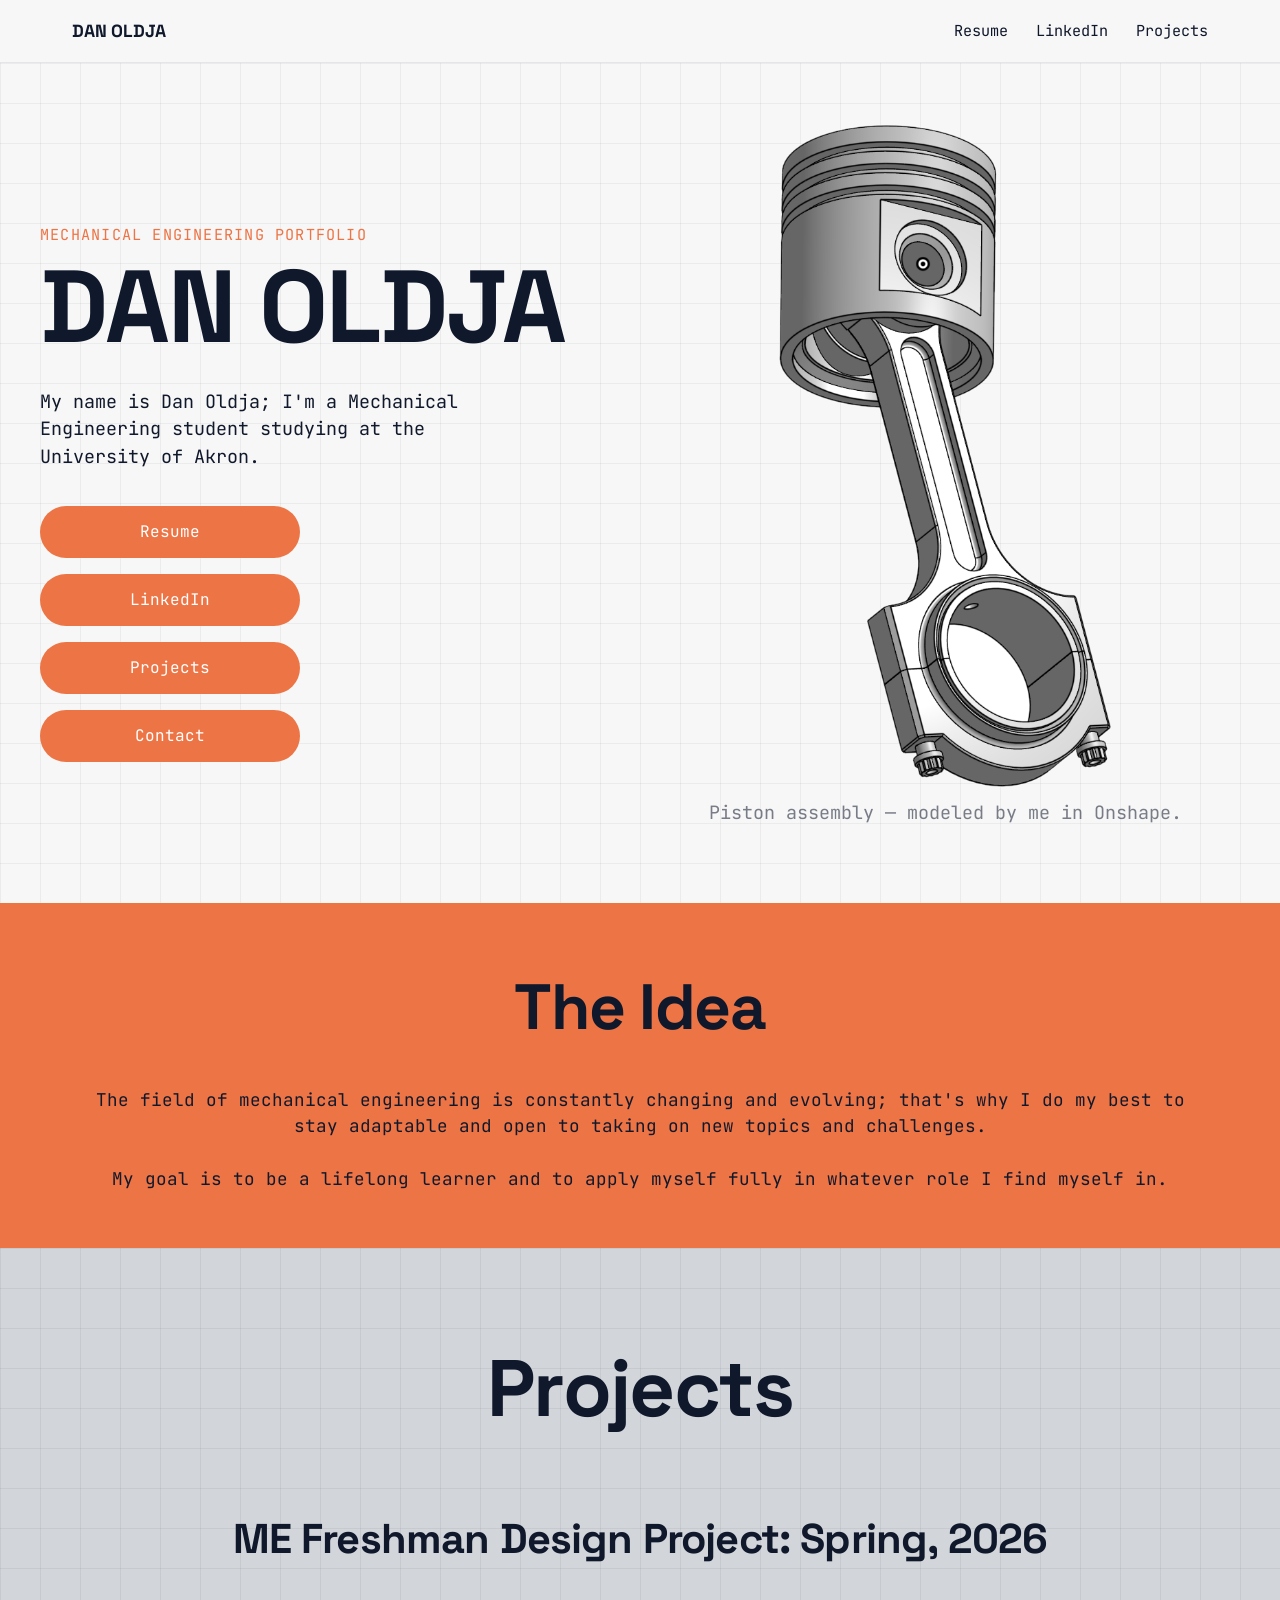
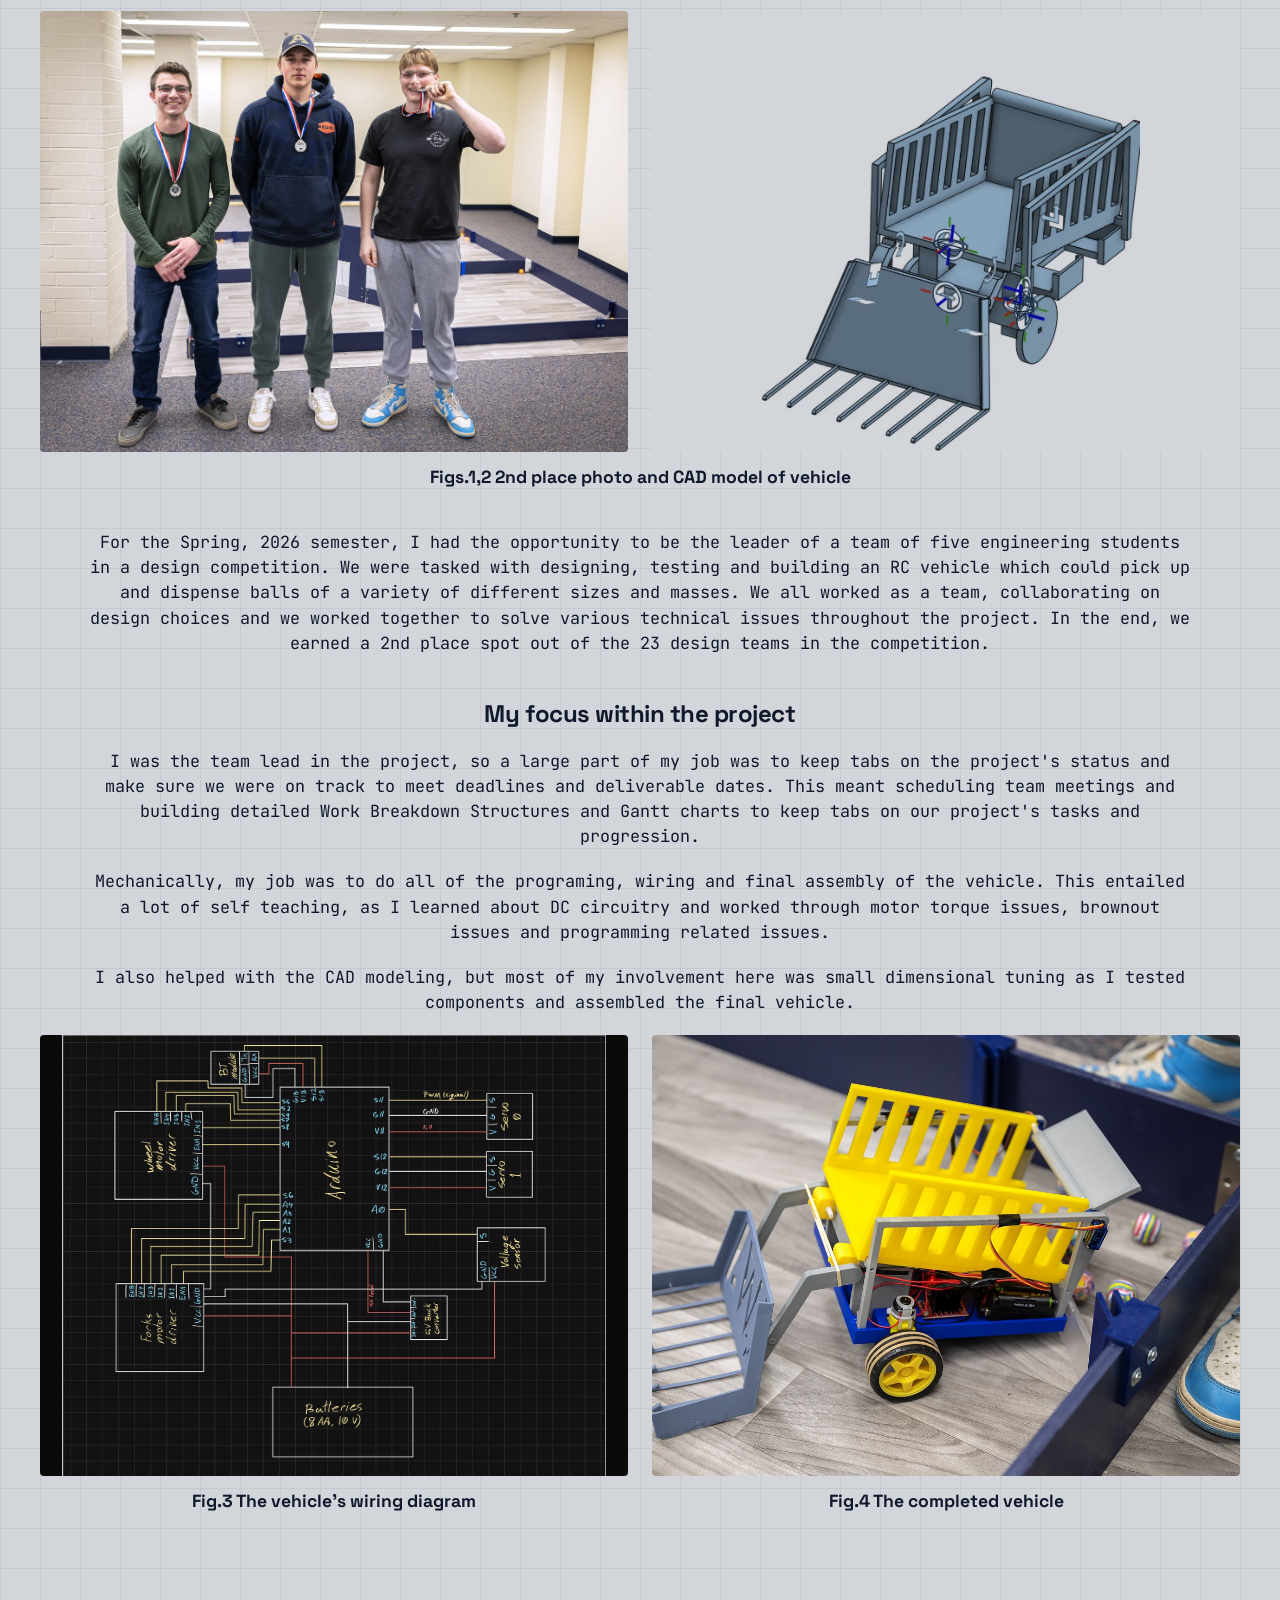
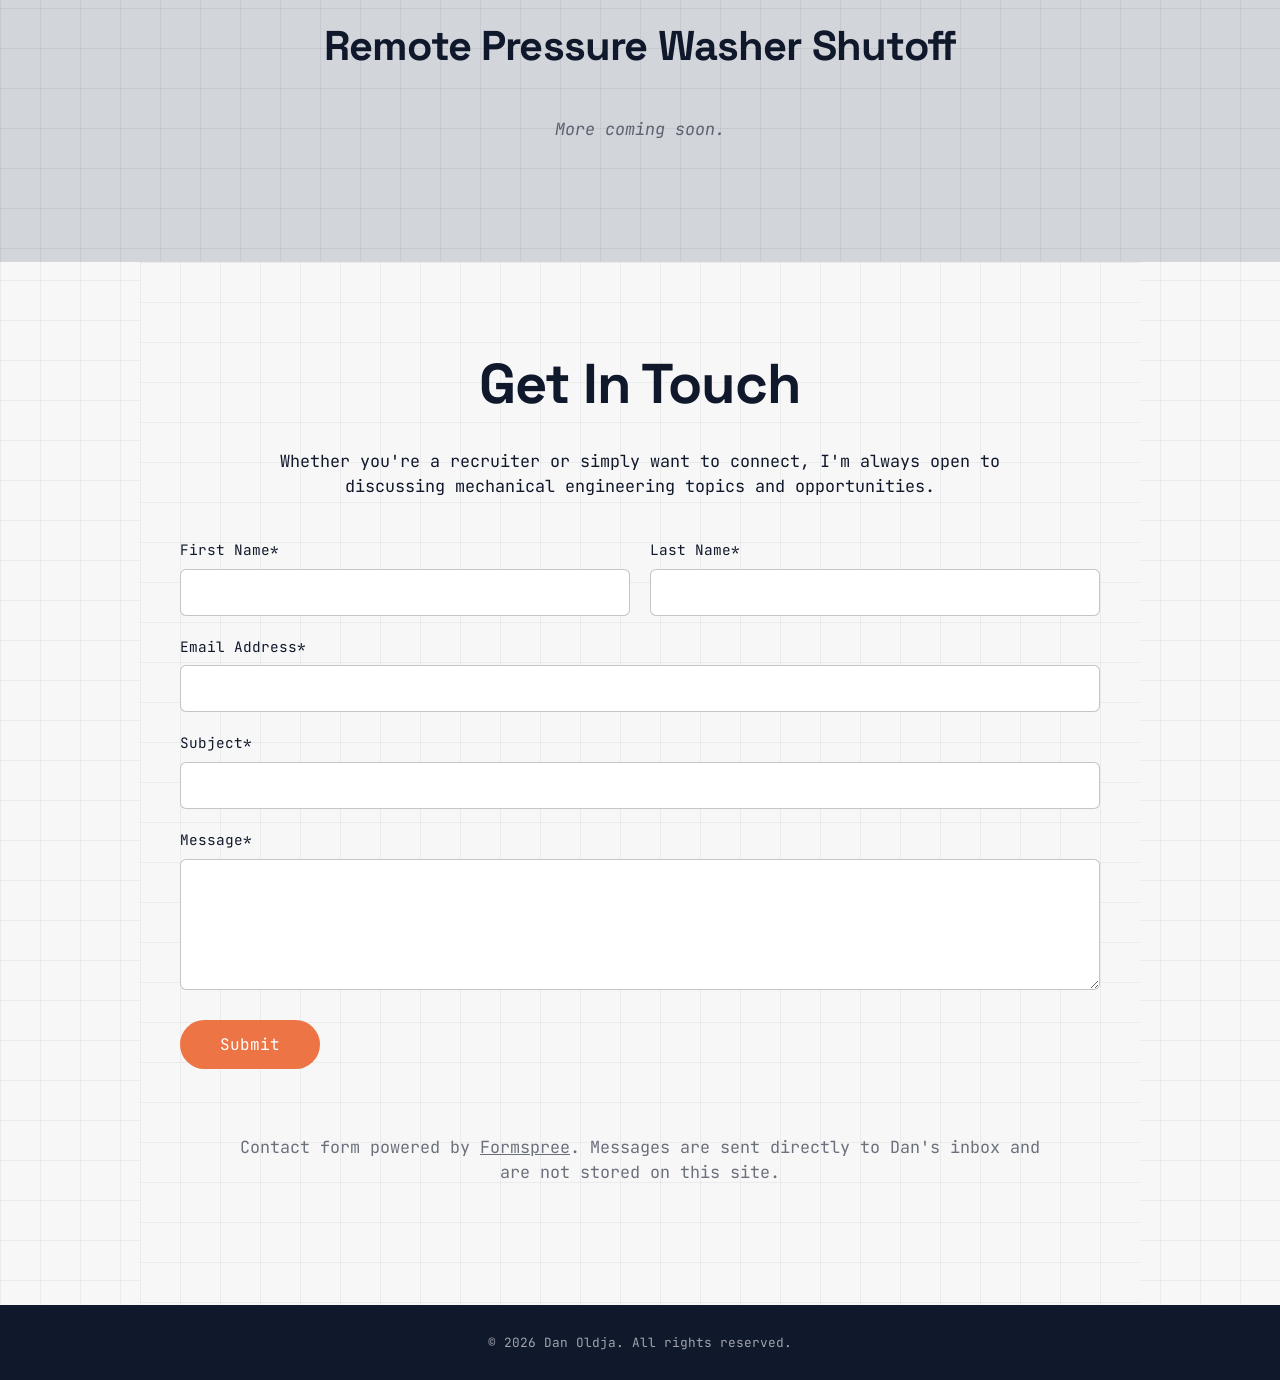
<file: index.html>
<!DOCTYPE html>
<html lang="en">
<head>
<meta charset="UTF-8">
<meta name="viewport" content="width=device-width, initial-scale=1.0">
<title>Dan Oldja — Mechanical Engineering Portfolio</title>
<meta name="description" content="Portfolio of Dan Oldja, a Mechanical Engineering student at the University of Akron. CAD design, assembly and DC circuitry project work.">
<meta name="robots" content="index, follow">
<link rel="canonical" href="https://dan-oldja-portfolio.onrender.com/">

<!-- Favicons -->
<link rel="icon" href="/favicon.ico?v=4" sizes="32x32">
<link rel="icon" href="/favicon-16x16.png?v=4" sizes="16x16" type="image/png">
<link rel="icon" href="/favicon-32x32.png?v=4" sizes="32x32" type="image/png">
<link rel="icon" href="/icon-512.png?v=4" sizes="512x512" type="image/png">
<link rel="apple-touch-icon" sizes="180x180" href="/apple-touch-icon.png">
<link rel="apple-touch-icon-precomposed" href="/apple-touch-icon-precomposed.png">
<link rel="manifest" href="/site.webmanifest?v=4">
<meta name="theme-color" content="#10182b">

<!-- Open Graph -->
<meta property="og:type" content="website">
<meta property="og:site_name" content="Dan Oldja">
<meta property="og:title" content="Dan Oldja — Mechanical Engineering Portfolio">
<meta property="og:description" content="Portfolio of Dan Oldja, a Mechanical Engineering student at the University of Akron. CAD design, assembly and DC circuitry project work.">
<meta property="og:url" content="https://dan-oldja-portfolio.onrender.com/">
<meta property="og:image" content="https://dan-oldja-portfolio.onrender.com/images/og-image.jpg">
<meta property="og:image:width" content="1200">
<meta property="og:image:height" content="630">

<!-- Twitter Card -->
<meta name="twitter:card" content="summary_large_image">
<meta name="twitter:title" content="Dan Oldja — Mechanical Engineering Portfolio">
<meta name="twitter:description" content="Portfolio of Dan Oldja, a Mechanical Engineering student at the University of Akron. CAD design, assembly and DC circuitry project work.">
<meta name="twitter:image" content="https://dan-oldja-portfolio.onrender.com/images/og-image.jpg">

<link rel="preconnect" href="https://fonts.googleapis.com">
<link rel="preconnect" href="https://fonts.gstatic.com" crossorigin>
<link href="https://fonts.googleapis.com/css2?family=Space+Grotesk:wght@500;700&family=JetBrains+Mono:wght@400;500;700&display=swap" rel="stylesheet">
<link rel="stylesheet" href="style.css">

<!-- Structured data -->
<script type="application/ld+json">
{
  "@context": "https://schema.org",
  "@type": "Person",
  "name": "Dan Oldja",
  "url": "https://dan-oldja-portfolio.onrender.com/",
  "jobTitle": "Mechanical Engineering Student",
  "affiliation": {
    "@type": "CollegeOrUniversity",
    "name": "University of Akron"
  },
  "sameAs": [
    "http://www.linkedin.com/in/dan-oldja-26366a276"
  ]
}
</script>
</head>
<body>

<header class="nav">
  <div class="nav-inner">
    <a href="#top" class="nav-logo">DAN OLDJA</a>
    <nav class="nav-links">
      <a href="https://drive.google.com/file/d/1OE301IjKjJ3t66Zp8GPspsVrx0O_7yc9/view?usp=sharing" target="_blank" rel="noopener">Resume</a>
      <a href="http://www.linkedin.com/in/dan-oldja-26366a276" target="_blank" rel="noopener">LinkedIn</a>
      <a href="#projects">Projects</a>
    </nav>
  </div>
</header>

<main>

  <!-- HERO -->
  <section id="top" class="hero">
    <div class="hero-text">
      <p class="eyebrow">Mechanical Engineering Portfolio</p>
      <h1>DAN OLDJA</h1>
      <p class="mono">My name is Dan Oldja; I'm a Mechanical Engineering student studying at the University of Akron.</p>
      <div class="btn-stack">
        <a class="btn" href="https://drive.google.com/file/d/1OE301IjKjJ3t66Zp8GPspsVrx0O_7yc9/view?usp=sharing" target="_blank" rel="noopener">Resume</a>
        <a class="btn" href="http://www.linkedin.com/in/dan-oldja-26366a276" target="_blank" rel="noopener">LinkedIn</a>
        <a class="btn" href="#projects">Projects</a>
        <a class="btn" href="#contact">Contact</a>
      </div>
    </div>
    <div class="hero-image">
      <img src="images/hero-piston.png" alt="CAD render of a piston and connecting rod assembly" id="hero-img">
      <p class="image-credit mono">Piston assembly — modeled by me in Onshape.</p>
    </div>
  </section>

  <!-- THE IDEA -->
  <section class="idea reveal">
    <h2>The Idea</h2>
    <p class="mono">
      The field of mechanical engineering is constantly changing and evolving; that's why I do my best to stay adaptable and open to taking on new topics and challenges.<br><br>
      My goal is to be a lifelong learner and to apply myself fully in whatever role I find myself in.
    </p>
  </section>

  <!-- PROJECTS -->
  <section id="projects" class="projects">
    <h2 class="reveal">Projects</h2>

    <article class="project reveal">
      <h3>ME Freshman Design Project: Spring, 2026</h3>

      <div class="figure-pair reveal">
        <img src="images/team-photo.jpg" alt="The design team holding their 2nd place medals after the competition">
        <img src="images/cad-model.jpg" alt="CAD model of the RC vehicle showing the fork lift and bucket assembly" class="contain-figure">
      </div>
      <p class="caption">Figs.1,2 2nd place photo and CAD model of vehicle</p>

      <p class="mono">
        For the Spring, 2026 semester, I had the opportunity to be the leader of a team of five engineering students in a design competition. We were tasked with designing, testing and building an RC vehicle which could pick up and dispense balls of a variety of different sizes and masses. We all worked as a team, collaborating on design choices and we worked together to solve various technical issues throughout the project. In the end, we earned a 2nd place spot out of the 23 design teams in the competition.      </p>

      <h4>My focus within the project</h4>
      <p class="mono">
        I was the team lead in the project, so a large part of my job was to keep tabs on the project's status and make sure we were on track to meet deadlines and deliverable dates. This meant scheduling team meetings and building detailed Work Breakdown Structures and Gantt charts to keep tabs on our project's tasks and progression.
      </p>
      <p class="mono">
        Mechanically, my job was to do all of the programing, wiring and final assembly of the vehicle. This entailed a lot of self teaching, as I learned about DC circuitry and worked through motor torque issues, brownout issues and programming related issues.
      </p>
      <p class="mono">
        I also helped with the CAD modeling, but most of my involvement here was small dimensional tuning as I tested components and assembled the final vehicle.
      </p>

      <div class="figure-pair reveal">
        <img src="images/wiring-diagram.jpg" alt="Hand-drawn wiring diagram showing the Arduino, motor drivers, servos, voltage sensor and battery pack" class="dark-figure">
        <img src="images/assembled-vehicle.jpg" alt="The completed RC vehicle">
      </div>
      <p class="caption caption-split">
        <span>Fig.3 The vehicle's wiring diagram</span>
        <span>Fig.4 The completed vehicle</span>
      </p>
    </article>

    <article class="project reveal">
      <h3>Remote Pressure Washer Shutoff</h3>
      <p class="mono placeholder">More coming soon.</p>
    </article>
  </section>

  <!-- CONTACT -->
  <section id="contact" class="contact reveal">
    <h2>Get In Touch</h2>
    <p class="mono">Whether you're a recruiter or simply want to connect, I'm always open to discussing mechanical engineering topics and opportunities.</p>

    <form class="contact-form" id="contact-form" action="https://formspree.io/f/mnjeblay" method="POST">
      <div class="form-row">
        <div class="field">
          <label for="fname">First Name*</label>
          <input type="text" id="fname" name="First Name" required>
        </div>
        <div class="field">
          <label for="lname">Last Name*</label>
          <input type="text" id="lname" name="Last Name" required>
        </div>
      </div>
      <div class="field">
        <label for="email">Email Address*</label>
        <input type="email" id="email" name="email" required>
      </div>
      <div class="field">
        <label for="subject">Subject*</label>
        <input type="text" id="subject" name="Subject" required>
      </div>
      <div class="field">
        <label for="message">Message*</label>
        <textarea id="message" name="Message" rows="5" required></textarea>
      </div>
      <input type="hidden" name="_subject" value="New portfolio inquiry">
      <input type="text" name="_gotcha" style="display:none" tabindex="-1" autocomplete="off">
      <button type="submit" class="btn btn-submit">Submit</button>
      <p class="form-status" id="form-status"></p>
    </form>
    <p class="form-note mono">Contact form powered by <a href="https://formspree.io" target="_blank" rel="noopener">Formspree</a>. Messages are sent directly to Dan's inbox and are not stored on this site.</p>
  </section>

</main>

<footer class="site-footer">
  <p class="copyright">© 2026 Dan Oldja. All rights reserved.</p>
</footer>

<script src="script.js"></script>
</body>
</html>
</file>
<file: style.css>
:root {
  --navy: #10182b;
  --orange: #ed7445;
  --gray-bg: #d2d5da;
  --hero-bg: #f7f7f7;
  --white: #ffffff;
  --font-display: 'Space Grotesk', sans-serif;
  --font-mono: 'JetBrains Mono', monospace;
}

* { box-sizing: border-box; }

html { scroll-behavior: smooth; }

body {
  margin: 0;
  color: var(--navy);
  background: var(--hero-bg);
  background-image:
    linear-gradient(rgba(16,24,43,0.05) 1px, transparent 1px),
    linear-gradient(90deg, rgba(16,24,43,0.05) 1px, transparent 1px);
  background-size: 40px 40px;
  font-family: var(--font-mono);
  line-height: 1.5;
  overflow-x: hidden;
}

h1, h2, h3, h4 {
  font-family: var(--font-display);
  font-weight: 700;
  letter-spacing: -0.02em;
  margin: 0 0 0.4em 0;
}

.mono { font-family: var(--font-mono); }

img { max-width: 100%; display: block; }

a { color: inherit; }

/* NAV */
.nav {
  position: sticky;
  top: 0;
  z-index: 100;
  background: var(--hero-bg);
  border-bottom: 1px solid rgba(16,24,43,0.08);
}
.nav-inner {
  max-width: 1200px;
  margin: 0 auto;
  padding: 18px 32px;
  display: flex;
  justify-content: space-between;
  align-items: center;
}
.nav-logo {
  font-family: var(--font-display);
  font-weight: 700;
  font-size: 1.1rem;
  text-decoration: none;
}
.nav-links {
  display: flex;
  gap: 28px;
  font-family: var(--font-mono);
  font-size: 0.95rem;
}
.nav-links a { text-decoration: none; }
.nav-links a:hover { color: var(--orange); }

/* HERO */
.hero {
  background: var(--hero-bg);
  background-image:
    linear-gradient(rgba(16,24,43,0.05) 1px, transparent 1px),
    linear-gradient(90deg, rgba(16,24,43,0.05) 1px, transparent 1px);
  background-size: 40px 40px;
  display: flex;
  align-items: center;
  gap: 40px;
  max-width: 1400px;
  margin: 0 auto;
  padding: 60px 40px 40px;
  flex-wrap: wrap;
}
.hero-text { flex: 1 1 420px; }
.hero-text .eyebrow {
  font-family: var(--font-mono);
  font-size: 0.95rem;
  letter-spacing: 0.08em;
  text-transform: uppercase;
  color: var(--orange);
  margin: 0 0 12px;
}
.hero h1 {
  font-size: clamp(3rem, 8vw, 6.5rem);
  line-height: 0.95;
  margin-bottom: 32px;
}
.hero p.mono {
  font-size: 1.15rem;
  max-width: 480px;
  margin-bottom: 36px;
}
.hero {
  overflow: visible;
}
.hero-image {
  flex: 1 1 420px;
  min-width: 300px;
  margin-left: -20px;
  display: flex;
  flex-direction: column;
  justify-content: center;
  align-items: center;
}
.hero-image img {
  width: auto;
  height: auto;
  max-width: 100%;
  max-height: clamp(420px, 52vw, 680px);
}
.hero-image .image-credit {
  text-align: center;
  font-size: 0.8rem;
  opacity: 0.55;
  margin: 10px 0 0;
}

.btn-stack {
  display: flex;
  flex-direction: column;
  gap: 16px;
  max-width: 260px;
}
.btn {
  background: var(--orange);
  color: var(--white);
  text-decoration: none;
  text-align: center;
  padding: 14px 24px;
  border-radius: 999px;
  font-family: var(--font-mono);
  font-size: 1rem;
  border: none;
  cursor: pointer;
  transition: transform 0.15s ease, filter 0.15s ease;
}
.btn:hover {
  filter: brightness(1.08);
  transform: translateY(-1px);
}

/* THE IDEA */
.idea {
  background: var(--orange);
  color: var(--navy);
  padding: 56px 40px;
  text-align: center;
}
.idea h2 {
  font-size: clamp(2.5rem, 6vw, 4rem);
  max-width: 1200px;
  margin: 0 auto 32px;
}
.idea p {
  max-width: 1100px;
  margin: 0 auto;
  font-size: 1.1rem;
}

/* PROJECTS */
.projects {
  background: var(--gray-bg);
  background-image:
    linear-gradient(rgba(16,24,43,0.06) 1px, transparent 1px),
    linear-gradient(90deg, rgba(16,24,43,0.06) 1px, transparent 1px);
  background-size: 40px 40px;
  padding: 80px 40px 100px;
  text-align: center;
}
.projects > h2 {
  font-size: clamp(3rem, 7vw, 5rem);
  max-width: 1200px;
  margin: 0 auto 60px;
}
.project {
  max-width: 1200px;
  margin: 0 auto 100px;
}
.project:last-child { margin-bottom: 0; }
.project h3 {
  font-size: clamp(1.8rem, 4vw, 2.6rem);
  margin-bottom: 40px;
}
.project h4 {
  font-size: 1.5rem;
  margin-top: 40px;
  margin-bottom: 16px;
}
.project p.mono {
  font-size: 1.05rem;
  margin-bottom: 20px;
  max-width: 1100px;
  margin-left: auto;
  margin-right: auto;
}

.figure-pair {
  display: grid;
  grid-template-columns: 1fr 1fr;
  gap: 24px;
  margin-bottom: 12px;
}
.figure-pair img {
  width: 100%;
  aspect-ratio: 4 / 3;
  object-fit: cover;
  border-radius: 4px;
  display: block;
}
.figure-pair .dark-figure {
  background: #0a0a0a;
  object-fit: contain;
}
.figure-pair .contain-figure {
  background: var(--gray-bg);
  object-fit: contain;
}

.caption {
  font-family: var(--font-display);
  font-weight: 700;
  font-size: 1.1rem;
  text-align: center;
  margin: 0 0 40px;
}
.caption-split {
  display: grid;
  grid-template-columns: 1fr 1fr;
  gap: 24px;
  text-align: center;
}

.placeholder { opacity: 0.6; font-style: italic; }

/* CONTACT */
.contact {
  background: var(--hero-bg);
  background-image:
    linear-gradient(rgba(16,24,43,0.05) 1px, transparent 1px),
    linear-gradient(90deg, rgba(16,24,43,0.05) 1px, transparent 1px);
  background-size: 40px 40px;
  padding: 80px 40px;
  max-width: 1000px;
  margin: 0 auto;
  text-align: center;
}
.contact h2 {
  font-size: clamp(2.5rem, 6vw, 3.5rem);
}
.contact > p.mono {
  max-width: 800px;
  margin: 0 auto 40px;
  font-size: 1.05rem;
}
.contact-form {
  display: flex;
  flex-direction: column;
  gap: 20px;
  text-align: left;
}
.form-row {
  display: grid;
  grid-template-columns: 1fr 1fr;
  gap: 20px;
}
.field {
  display: flex;
  flex-direction: column;
  gap: 8px;
}
.field label {
  font-family: var(--font-mono);
  font-size: 0.9rem;
}
.field input,
.field textarea {
  font-family: var(--font-mono);
  font-size: 1rem;
  padding: 12px 14px;
  border: 1px solid rgba(16,24,43,0.25);
  border-radius: 6px;
  background: var(--white);
  color: var(--navy);
}
.field input:focus,
.field textarea:focus {
  outline: 2px solid var(--orange);
  outline-offset: 1px;
}
.btn-submit {
  align-self: flex-start;
  padding: 14px 40px;
  margin-top: 10px;
}
.form-status {
  font-size: 0.9rem;
  min-height: 1.2em;
}
.form-note {
  font-size: 0.8rem;
  opacity: 0.6;
  margin-top: 24px;
}
.form-note a { text-decoration: underline; }

/* FOOTER */
.site-footer {
  background: var(--navy);
  color: var(--white);
  text-align: center;
  padding: 28px 40px;
}
.copyright {
  font-family: var(--font-mono);
  font-size: 0.8rem;
  opacity: 0.6;
  margin: 0;
}

/* RESPONSIVE */
@media (max-width: 700px) {
  .hero { padding: 40px 20px; }
  .hero-image { margin-left: 0; }
  .hero-image img { max-height: 380px; }
  .idea, .projects, .contact { padding: 50px 20px; }
  .figure-pair, .caption-split, .form-row {
    grid-template-columns: 1fr;
  }
  .nav-inner { padding: 14px 20px; flex-direction: column; gap: 12px; }
  .nav-links { gap: 20px; }
}

/* Reduced motion */
@media (prefers-reduced-motion: reduce) {
  html { scroll-behavior: auto; }
  .btn { transition: none; }
  .reveal { opacity: 1; transform: none; transition: none; }
}

/* SCROLL REVEAL */
.reveal {
  opacity: 0;
  transform: translateY(28px);
  transition: opacity 0.7s cubic-bezier(0.2, 0.6, 0.2, 1), transform 0.7s cubic-bezier(0.2, 0.6, 0.2, 1);
}
.reveal.in-view {
  opacity: 1;
  transform: none;
}
</file>
